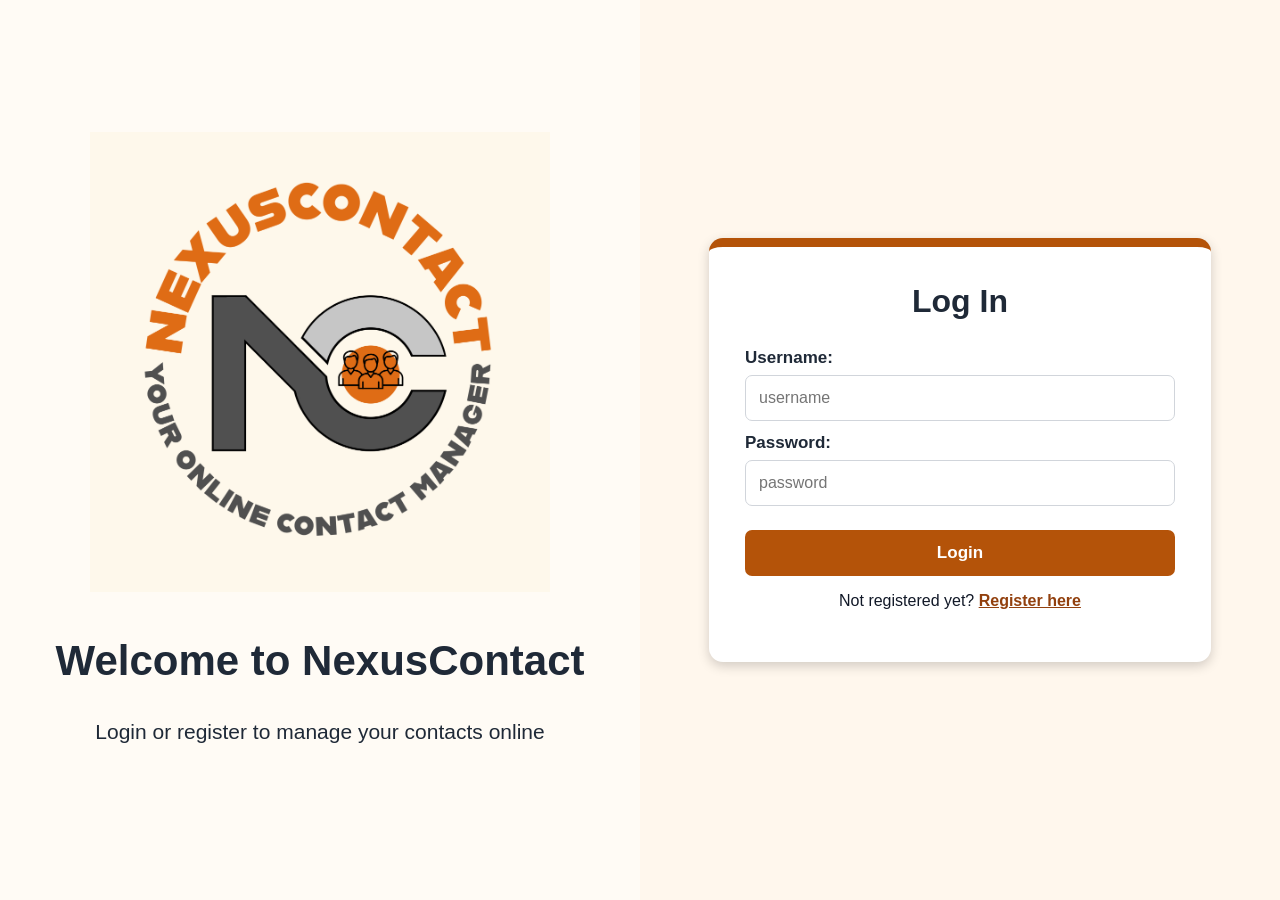
<file: index.html>
<!DOCTYPE html>

<html lang="en">
<head>
    <title>NexusContact Log In</title>
    <link rel="stylesheet" href="css/styles.css">
</head>

<body>
    <main class="authPage">

        <section class="brandSide">
            <img src="images/logo.png" alt="NexusContact logo" class="logo">
            <h1>Welcome to NexusContact</h1>
            <p>Login or register to manage your contacts online</p>
        </section>

        <section class="formSide">
            <form id="loginForm" class="authForm">
                <h2>Log In</h2>

                <div>
                    <label for="login">Username:</label>
                    <input type="text" id="login" name="login" placeholder="username">
                    <span id="loginError" class="fieldError"></span>
                </div>

                <div>
                    <label for="password">Password:</label>
                    <input type="password" id="password" name="password" placeholder="password">
                    <span id="passwordError" class="fieldError"></span>
                </div>

                <button type="submit">Login</button>

                <p>
                    Not registered yet?
                    <a href="register.html">Register here</a>
                </p>
            </form>
        </section>

    </main>

    <script src="js/auth.js"></script>
</body>
</html>
</file>
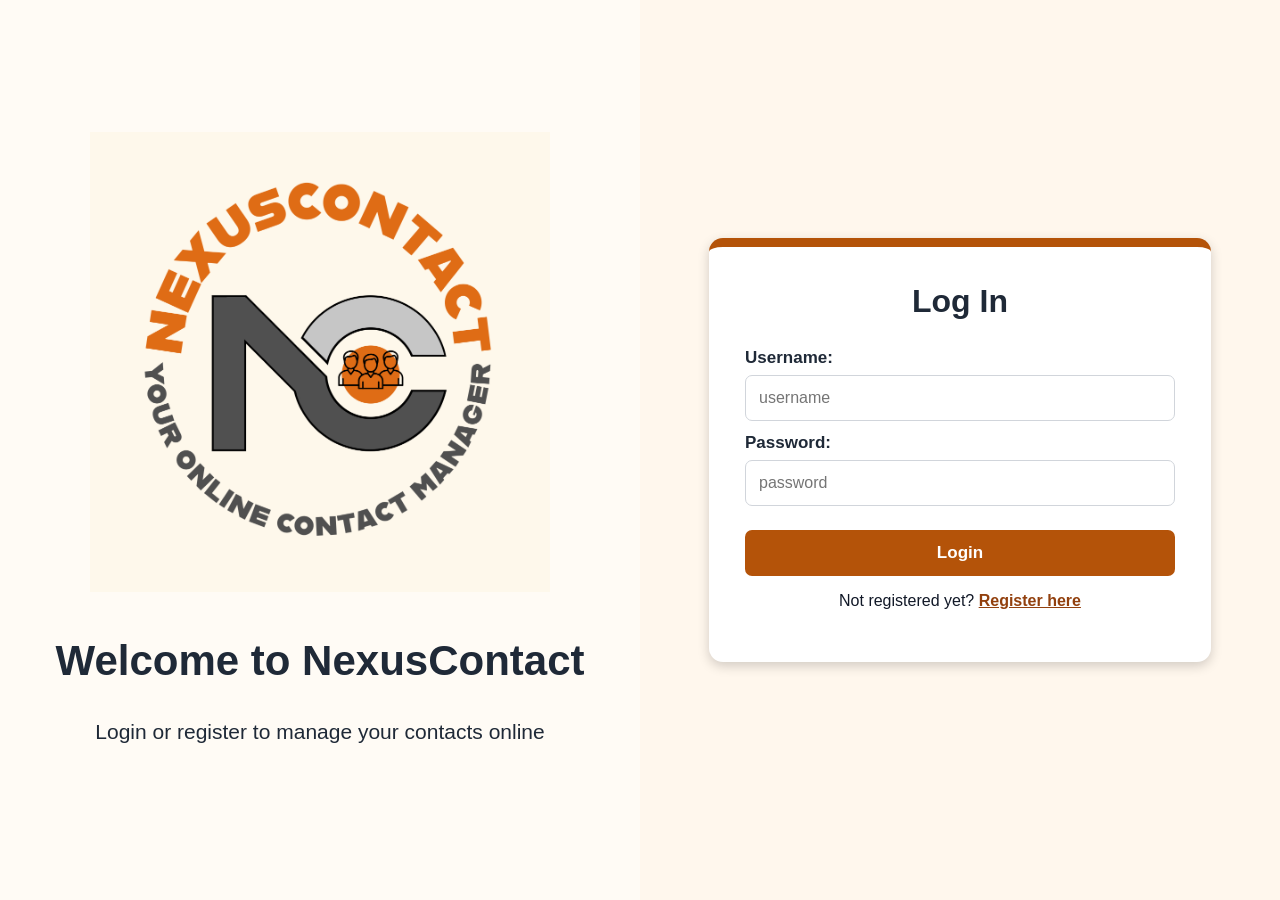
<file: contacts.html>
<html lang="en">
<head>
        <title>Contact Manager</title>
        <script type="text/javascript" src="js/code.js"></script>
        <link href="css/styles.css" rel="stylesheet">
        <link href="https://fonts.googleapis.com/css?family=Ubuntu" rel="stylesheet">

        <script type="text/javascript">
        document.addEventListener('DOMContentLoaded', function()
        {
                readCookie();
                clearContactList();
        }, false);
        </script>
</head>
<body>

<main class="appShell">
        <section class="topBar">
            <div class="topBarLeft">
                <img src="images/logo2.png" alt="NexusContact Logo" class="topBarLogo">

                <div>
                    <h1 id="contactTitle">NexusContact</h1>
                    <span id="userName"></span>
                </div>
            </div>

            <button type="button" id="logoutButton" class="secondaryButton" onclick="doLogout();">Log Out</button>
        </section>

        <section class="contactToolbar">
                <input type="text" id="contactSearchText" placeholder="Search contacts" onkeyup="searchContacts();" />
                <button type="button" class="primaryButton" onclick="searchContacts();">Search</button>
                <button type="button" class="secondaryButton" onclick="showAllContacts();">Show All Contacts</button>
        </section>

        <section class="contactLayout">
                <form id="addContactForm" class="contactForm" onsubmit="addContact(); return false;">
                        <h2>Add Contact</h2>
                        <input type="text" id="contactFirstName" placeholder="First Name" />
                        <span id="contactFirstNameError" class="fieldError"></span>

                        <input type="text" id="contactLastName" placeholder="Last Name" />
                        <span id="contactLastNameError" class="fieldError"></span>

                        <input type="tel" id="contactPhone" placeholder="Phone" />
                        <span id="contactPhoneError" class="fieldError"></span>

                        <input type="email" id="contactEmail" placeholder="Email" />
                        <span id="contactEmailError" class="fieldError"></span>
                        <button type="submit" class="primaryButton">Add Contact</button>
                        <span id="contactAddResult" class="successMessage"></span>
                </form>

                <section class="contactResults">
                        <div class="resultsHeader">
                                <h2>Contacts</h2>
                                <span id="contactSearchResult" class="statusMessage"></span>
                        </div>
                        <div class="contactTableWrap">
                                <table class="contactTable">
                                        <thead>
                                                <tr>
                                                        <th>Name</th>
                                                        <th>Phone</th>
                                                        <th>Email</th>
                                                        <th>Date Added</th>
                                                        <th>Actions</th>
                                                </tr>
                                        </thead>
                                        <tbody id="contactList">
                                                <tr>
                                                        <td colspan="5" class="emptyState">No contacts loaded yet.</td>
                                                </tr>
                                        </tbody>
                                </table>
                        </div>
                </section>
        </section>
</main>

</body>
</html>
</file>
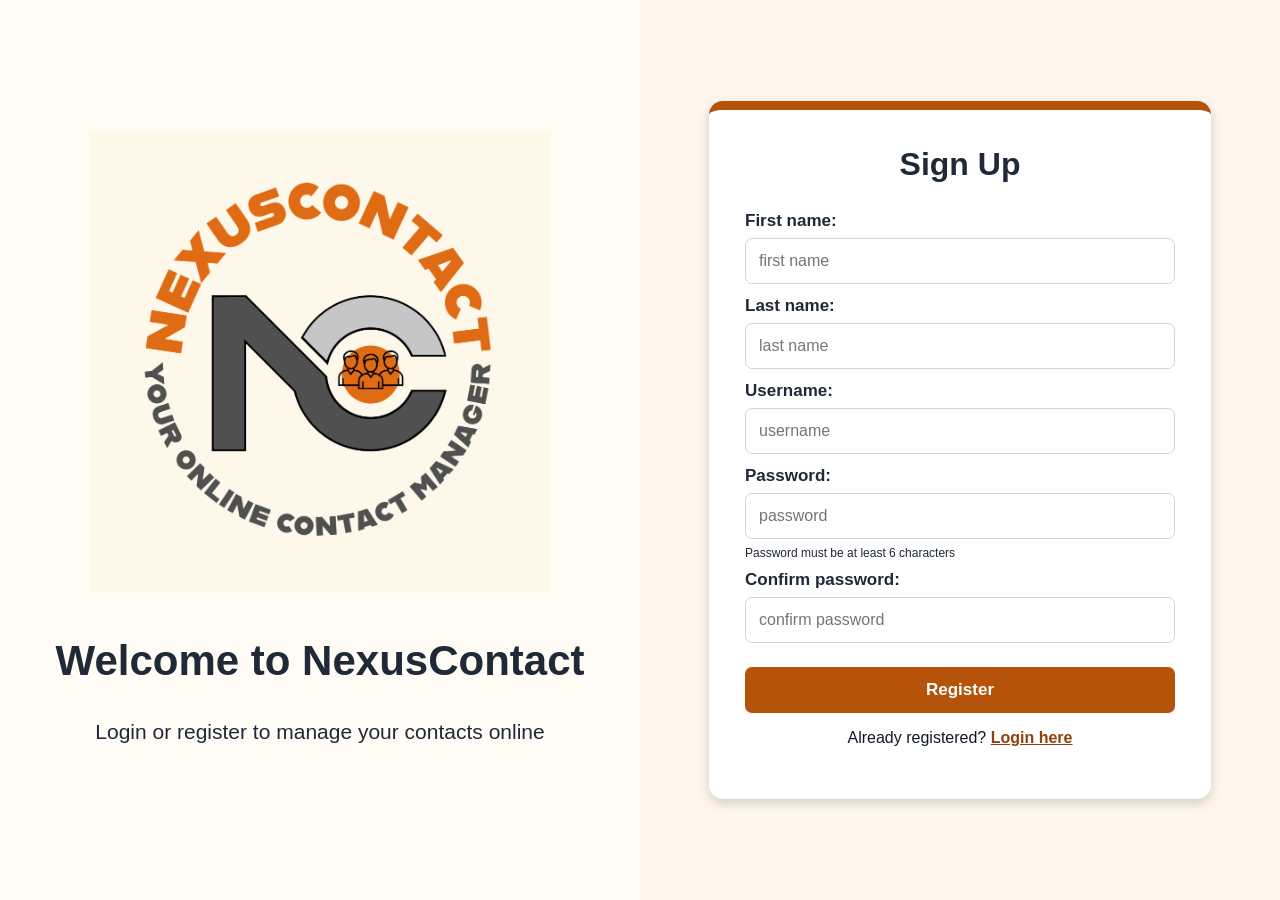
<file: register.html>
<!DOCTYPE html>

<html lang="en">
<head>
    <title>NexusContact Sign Up</title>
    <link rel="stylesheet" href="css/styles.css">
</head>

<body>
    <main class="authPage">

        <section class="brandSide">
            <img src="images/logo.png" alt="NexusContact logo" class="logo">
            <h1>Welcome to NexusContact</h1>
            <p>Login or register to manage your contacts online</p>
        </section>

        <section class="formSide">
            <form id="registerForm" class="authForm">
                <h2>Sign Up</h2>

                <div>
                    <label for="firstName">First name:</label>
                    <input type="text" id="firstName" name="firstName" placeholder="first name">
                    <span id="firstNameError" class="fieldError"></span>
                </div>

                <div>
                    <label for="lastName">Last name:</label>
                    <input type="text" id="lastName" name="lastName" placeholder="last name">
                    <span id="lastNameError" class="fieldError"></span>
                </div>

                <div>
                    <label for="login">Username:</label>
                    <input type="text" id="login" name="login" placeholder="username">
                    <span id="loginError" class="fieldError"></span>
                </div>

                <div>
                    <label for="password">Password:</label>
                    <input type="password" id="password" name="password" placeholder="password">
                    <p class="passwordHint">Password must be at least 6 characters</p>
                    <span id="passwordError" class="fieldError"></span>
                </div>

                <div>
                    <label for="confirmPassword">Confirm password:</label>
                    <input type="password" id="confirmPassword" name="confirmPassword" placeholder="confirm password">
                    <span id="confirmPasswordError" class="fieldError"></span>
                </div>

                <button type="submit">Register</button>

                <p>
                    Already registered?
                    <a href="index.html">Login here</a>
                </p>
            </form>
        </section>

    </main>

    <script src="js/auth.js"></script>
</body>
</html>
</file>
<file: css/styles.css>
/* Accessible orange color scheme */
:root {
    --orange: #B45309;
    --orange-dark: #92400E;
    --charcoal: #1F2937;
    --cream: #FFF7ED;
    --light-cream: #FFFBF5;
    --white: #FFFFFF;
    --light-gray: #F3F4F6;
    --border-gray: #D1D5DB;
    --error-red: #B91C1C;
    --text: #111827;
}

/* General page style */
body {
    font-family: Arial, sans-serif;
    background-color: var(--cream);
    margin: 0;
    padding: 0;
    color: var(--text);
}

/* Main login/register layout */
.authPage {
    min-height: 100vh;
    display: flex;
}

/* Left logo/text side */
.brandSide {
    width: 50%;
    background-color: var(--light-cream);
    display: flex;
    flex-direction: column;
    justify-content: center;
    align-items: center;
    padding: 50px;
    text-align: center;
    box-sizing: border-box;
}

.logo {
    width: 460px;
    max-width: 95%;
    margin-bottom: 35px;
    animation: logoPop 0.7s ease-out;
}

.brandSide h1 {
    color: var(--charcoal);
    font-size: 42px;
    margin: 10px 0;
}

.brandSide p {
    color: var(--charcoal);
    font-size: 21px;
    max-width: 480px;
    line-height: 1.5;
}

/* Right form side */
.formSide {
    width: 50%;
    display: flex;
    justify-content: center;
    align-items: center;
    padding: 50px;
    box-sizing: border-box;
}

/* Form box */
.authForm {
    width: 430px;
    padding: 36px;
    background-color: var(--white);
    border-radius: 14px;
    border-top: 9px solid var(--orange);
    box-shadow: 0 4px 12px rgba(0, 0, 0, 0.18);
}

.authForm h2 {
    text-align: center;
    color: var(--charcoal);
    font-size: 32px;
    margin-top: 0;
    margin-bottom: 28px;
}

/* Labels */
label {
    display: block;
    margin-bottom: 7px;
    color: var(--charcoal);
    font-weight: bold;
    font-size: 17px;
}

/* Text boxes */
input {
    width: 100%;
    padding: 13px;
    box-sizing: border-box;
    border: 1px solid var(--border-gray);
    border-radius: 7px;
    margin-bottom: 12px;
    background-color: var(--white);
    color: var(--text);
    font-size: 16px;
}

input:focus {
    outline: 3px solid #FDBA74;
    border-color: var(--orange);
}

/* Buttons */
button {
    width: 100%;
    padding: 13px;
    background-color: var(--orange);
    color: var(--white);
    border: none;
    border-radius: 7px;
    cursor: pointer;
    font-weight: bold;
    margin-top: 12px;
    font-size: 17px;
}

button:hover {
    background-color: var(--orange-dark);
}

button:focus {
    outline: 3px solid #FDBA74;
    outline-offset: 2px;
}

/* Text under forms */
p {
    text-align: center;
    color: var(--text);
}

/* Links */
a {
    color: var(--orange-dark);
    font-weight: bold;
    text-decoration: underline;
}

a:hover {
    color: var(--charcoal);
}

/* Error messages */
.fieldError {
    display: none;
    color: var(--error-red);
    background-color: #FEF2F2;
    border-left: 4px solid var(--error-red);
    padding: 6px;
    margin-top: 4px;
    margin-bottom: 8px;
    font-size: 13px;
    border-radius: 4px;
}

.inputError {
    border: 2px solid var(--error-red);
}

/* Password hint */
.passwordHint {
    font-size: 12px;
    color: var(--charcoal);
    text-align: left;
    margin-top: -5px;
    margin-bottom: 10px;
}

/* Smooth logo pop-in animation */
@keyframes logoPop {
    0% {
        opacity: 0;
        transform: scale(0.85) translateY(20px);
    }

    100% {
        opacity: 1;
        transform: scale(1) translateY(0);
    }
}

/* Contacts page styles */
.appShell {
    min-height: 100vh;
    padding: 0 40px 40px 40px;
    box-sizing: border-box;
    background-color: var(--cream);
}

/* Contacts top bar */
.topBar {
    width: 100%;
    margin: 0;
    padding: 18px 40px;
    box-sizing: border-box;
    background-color: var(--charcoal);
    border-radius: 0;
    border-bottom: 5px solid var(--orange);
    display: flex;
    justify-content: space-between;
    align-items: center;
}

.topBarLeft {
    display: flex;
    align-items: center;
    gap: 15px;
}

.topBarLogo {
    width: 65px;
    height: 65px;
    object-fit: contain;
}

#contactTitle {
    margin: 0;
    color: var(--white);
    font-size: 30px;
}

#userName {
    color: var(--white);
    font-weight: bold;
    font-size: 16px;
}

/* Logout button */
#logoutButton {
    width: auto;
    padding: 12px 24px;
    margin-top: 0;
    background-color: var(--orange);
    color: var(--white);
}

#logoutButton:hover {
    background-color: var(--orange-dark);
}

/* Search bar area */
.contactToolbar {
    display: flex;
    gap: 12px;
    background-color: var(--white);
    padding: 20px;
    border-radius: 14px;
    box-shadow: 0 4px 12px rgba(0, 0, 0, 0.12);
    margin: 25px 0;
}

.contactToolbar input {
    flex: 1;
    margin-bottom: 0;
}

.contactToolbar button {
    width: 140px;
    margin-top: 0;
}

/* Add contact + contact table layout */
.contactLayout {
    display: flex;
    gap: 25px;
    align-items: flex-start;
}

/* Add contact form */
.contactForm {
    width: 330px;
    margin: 0;
    padding: 25px;
    background-color: var(--white);
    border-radius: 14px;
    border-top: 8px solid var(--orange);
    box-shadow: 0 4px 12px rgba(0, 0, 0, 0.15);
}

.contactForm h2 {
    text-align: center;
    color: var(--charcoal);
    margin-top: 0;
}

/* Contact results box */
.contactResults {
    flex: 1;
    background-color: var(--white);
    padding: 25px;
    border-radius: 14px;
    border-top: 8px solid var(--orange);
    box-shadow: 0 4px 12px rgba(0, 0, 0, 0.15);
}

.resultsHeader {
    display: flex;
    justify-content: space-between;
    align-items: center;
}

.resultsHeader h2 {
    color: var(--charcoal);
    margin-top: 0;
}

/* Table */
.contactTableWrap {
    overflow-x: auto;
}

.contactTable {
    width: 100%;
    border-collapse: collapse;
}

.contactTable th {
    background-color: var(--charcoal);
    color: var(--white);
    padding: 12px;
    text-align: left;
}

.contactTable td {
    padding: 12px;
    border-bottom: 1px solid var(--border-gray);
    color: var(--text);
}

.emptyState {
    text-align: center;
    color: var(--charcoal);
}

.statusMessage {
    color: var(--orange-dark);
    font-weight: bold;
}

/* Edit/Delete buttons side by side */
.actionButtons {
    display: flex;
    gap: 8px;
    justify-content: center;
    align-items: center;
}

.actionButtons button {
    width: auto;
    padding: 8px 14px;
    margin: 0;
    font-size: 14px;
}

.editButton {
    background-color: var(--charcoal);
    color: var(--white);
}

.deleteButton {
    background-color: var(--orange);
    color: var(--white);
}

.editButton:hover {
    background-color: #374151;
}

.deleteButton:hover {
    background-color: var(--orange-dark);
}

/* Mobile layout */
@media (max-width: 900px) {
    .authPage {
        flex-direction: column;
    }

    .brandSide,
    .formSide {
        width: 100%;
        box-sizing: border-box;
    }

    .brandSide {
        padding: 35px 20px;
    }

    .formSide {
        padding: 25px;
    }

    .brandSide h1 {
        font-size: 32px;
    }

    .brandSide p {
        font-size: 18px;
    }

    .logo {
        width: 330px;
    }

    .authForm {
        width: 100%;
        max-width: 430px;
    }

    .contactLayout {
        flex-direction: column;
    }

    .contactForm {
        width: 100%;
        box-sizing: border-box;
    }

    .contactToolbar {
        flex-direction: column;
    }

    .contactToolbar button {
        width: 100%;
    }

    .topBar {
        flex-direction: column;
        gap: 15px;
        text-align: center;
    }

    .topBarLeft {
        flex-direction: column;
    }
}
</file>
